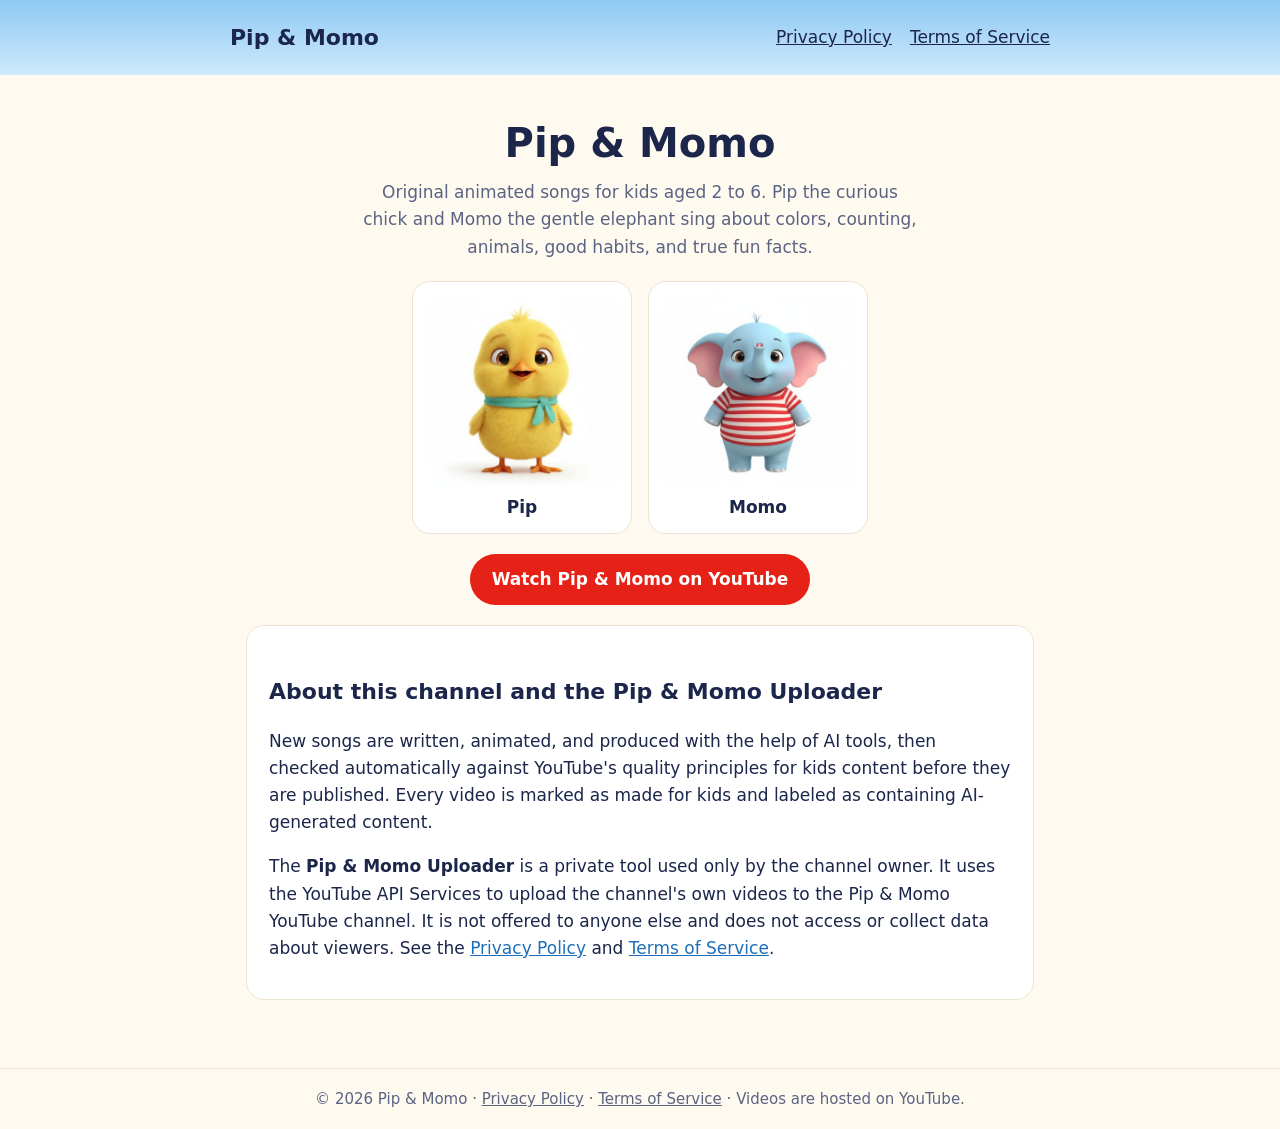
<file: index.html>
<!doctype html>
<html lang="en">
<head>
  <meta charset="utf-8">
  <meta name="viewport" content="width=device-width, initial-scale=1">
  <title>Pip &amp; Momo</title>
  <meta name="description" content="Pip & Momo: original animated songs for little kids, on YouTube.">
  <link rel="stylesheet" href="style.css">
</head>
<body>
  <header>
    <nav>
      <a class="brand" href="./">Pip &amp; Momo</a>
      <a href="privacy.html">Privacy Policy</a>
      <a href="terms.html">Terms of Service</a>
    </nav>
  </header>
  <main>
    <section class="hero">
      <h1>Pip &amp; Momo</h1>
      <p>Original animated songs for kids aged 2 to 6. Pip the curious chick and Momo the gentle
        elephant sing about colors, counting, animals, good habits, and true fun facts.</p>
      <div class="cast">
        <figure><img src="pip.jpg" alt="Pip, a fluffy yellow chick with a teal scarf"><figcaption>Pip</figcaption></figure>
        <figure><img src="momo.jpg" alt="Momo, a pastel-blue baby elephant in a striped shirt"><figcaption>Momo</figcaption></figure>
      </div>
      <a class="btn" href="https://www.youtube.com/@PipAndMomoSongs">Watch Pip &amp; Momo on YouTube</a>
    </section>

    <section class="card">
      <h2>About this channel and the Pip &amp; Momo Uploader</h2>
      <p>New songs are written, animated, and produced with the help of AI tools, then checked
        automatically against YouTube's quality principles for kids content before they are
        published. Every video is marked as made for kids and labeled as containing AI-generated
        content.</p>
      <p>The <strong>Pip &amp; Momo Uploader</strong> is a private tool used only by the channel
        owner. It uses the YouTube API Services to upload the channel's own videos to the
        Pip &amp; Momo YouTube channel. It is not offered to anyone else and does not access or
        collect data about viewers. See the <a href="privacy.html">Privacy Policy</a> and
        <a href="terms.html">Terms of Service</a>.</p>
    </section>
  </main>
  <footer>
    &copy; 2026 Pip &amp; Momo &middot; <a href="privacy.html">Privacy Policy</a> &middot;
    <a href="terms.html">Terms of Service</a> &middot; Videos are hosted on YouTube.
  </footer>
</body>
</html>
</file>
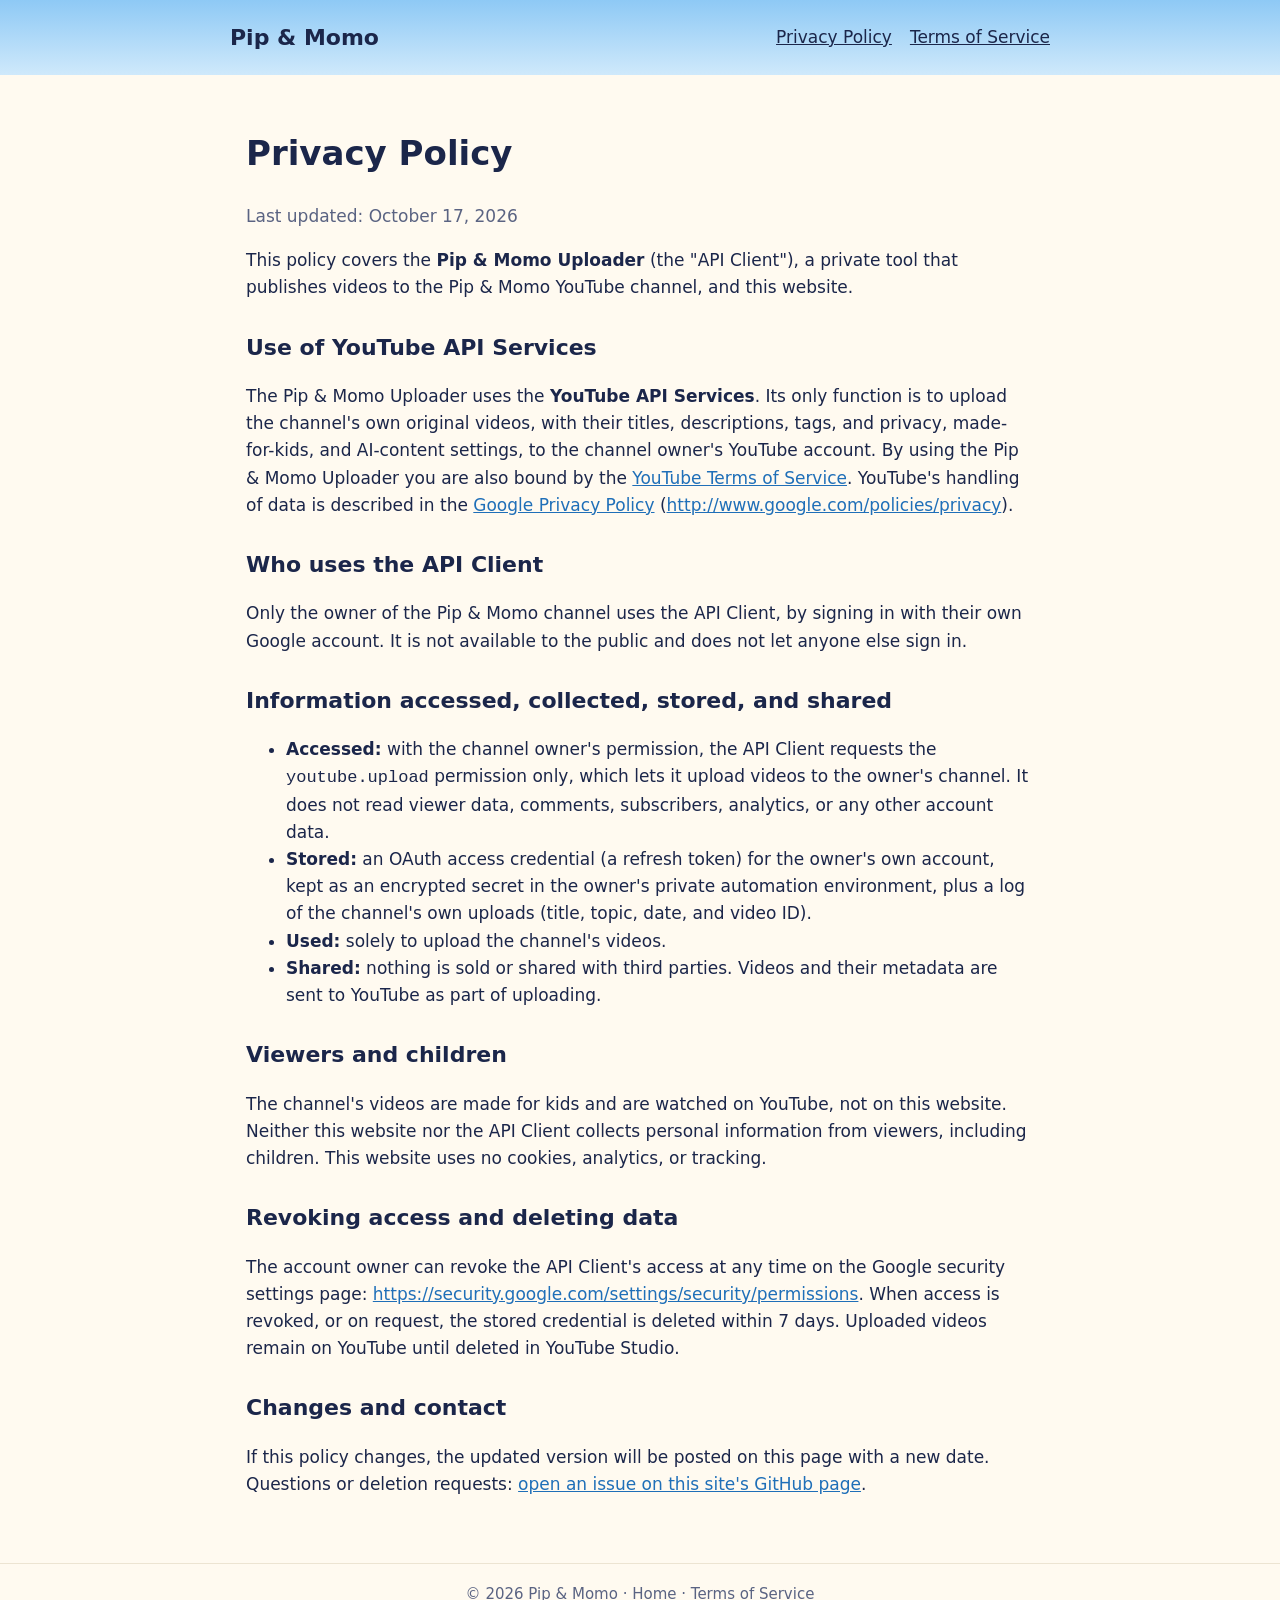
<file: privacy.html>
<!doctype html>
<html lang="en">
<head>
  <meta charset="utf-8">
  <meta name="viewport" content="width=device-width, initial-scale=1">
  <title>Privacy Policy · Pip &amp; Momo</title>
  <link rel="stylesheet" href="style.css">
</head>
<body>
  <header>
    <nav>
      <a class="brand" href="./">Pip &amp; Momo</a>
      <a href="privacy.html">Privacy Policy</a>
      <a href="terms.html">Terms of Service</a>
    </nav>
  </header>
  <main>
    <h1>Privacy Policy</h1>
    <p class="updated">Last updated: October 17, 2026</p>

    <p>This policy covers the <strong>Pip &amp; Momo Uploader</strong> (the "API Client"), a private
      tool that publishes videos to the Pip &amp; Momo YouTube channel, and this website.</p>

    <h2>Use of YouTube API Services</h2>
    <p>The Pip &amp; Momo Uploader uses the <strong>YouTube API Services</strong>. Its only function is
      to upload the channel's own original videos, with their titles, descriptions, tags, and
      privacy, made-for-kids, and AI-content settings, to the channel owner's YouTube account.
      By using the Pip &amp; Momo Uploader you are also bound by the
      <a href="https://www.youtube.com/t/terms">YouTube Terms of Service</a>. YouTube's handling of
      data is described in the <a href="https://policies.google.com/privacy">Google Privacy Policy</a>
      (<a href="http://www.google.com/policies/privacy">http://www.google.com/policies/privacy</a>).</p>

    <h2>Who uses the API Client</h2>
    <p>Only the owner of the Pip &amp; Momo channel uses the API Client, by signing in with their own
      Google account. It is not available to the public and does not let anyone else sign in.</p>

    <h2>Information accessed, collected, stored, and shared</h2>
    <ul>
      <li><strong>Accessed:</strong> with the channel owner's permission, the API Client requests the
        <code>youtube.upload</code> permission only, which lets it upload videos to the owner's channel.
        It does not read viewer data, comments, subscribers, analytics, or any other account data.</li>
      <li><strong>Stored:</strong> an OAuth access credential (a refresh token) for the owner's own account,
        kept as an encrypted secret in the owner's private automation environment, plus a log of the
        channel's own uploads (title, topic, date, and video ID).</li>
      <li><strong>Used:</strong> solely to upload the channel's videos.</li>
      <li><strong>Shared:</strong> nothing is sold or shared with third parties. Videos and their metadata
        are sent to YouTube as part of uploading.</li>
    </ul>

    <h2>Viewers and children</h2>
    <p>The channel's videos are made for kids and are watched on YouTube, not on this website.
      Neither this website nor the API Client collects personal information from viewers, including
      children. This website uses no cookies, analytics, or tracking.</p>

    <h2>Revoking access and deleting data</h2>
    <p>The account owner can revoke the API Client's access at any time on the Google security settings
      page: <a href="https://security.google.com/settings/security/permissions">https://security.google.com/settings/security/permissions</a>.
      When access is revoked, or on request, the stored credential is deleted within 7 days. Uploaded
      videos remain on YouTube until deleted in YouTube Studio.</p>

    <h2>Changes and contact</h2>
    <p>If this policy changes, the updated version will be posted on this page with a new date.
      Questions or deletion requests:
      <a href="https://github.com/lukerdundon/pip-and-momo-site/issues">open an issue on this site's GitHub page</a>.</p>
  </main>
  <footer>
    &copy; 2026 Pip &amp; Momo &middot; <a href="./">Home</a> &middot; <a href="terms.html">Terms of Service</a>
  </footer>
</body>
</html>
</file>
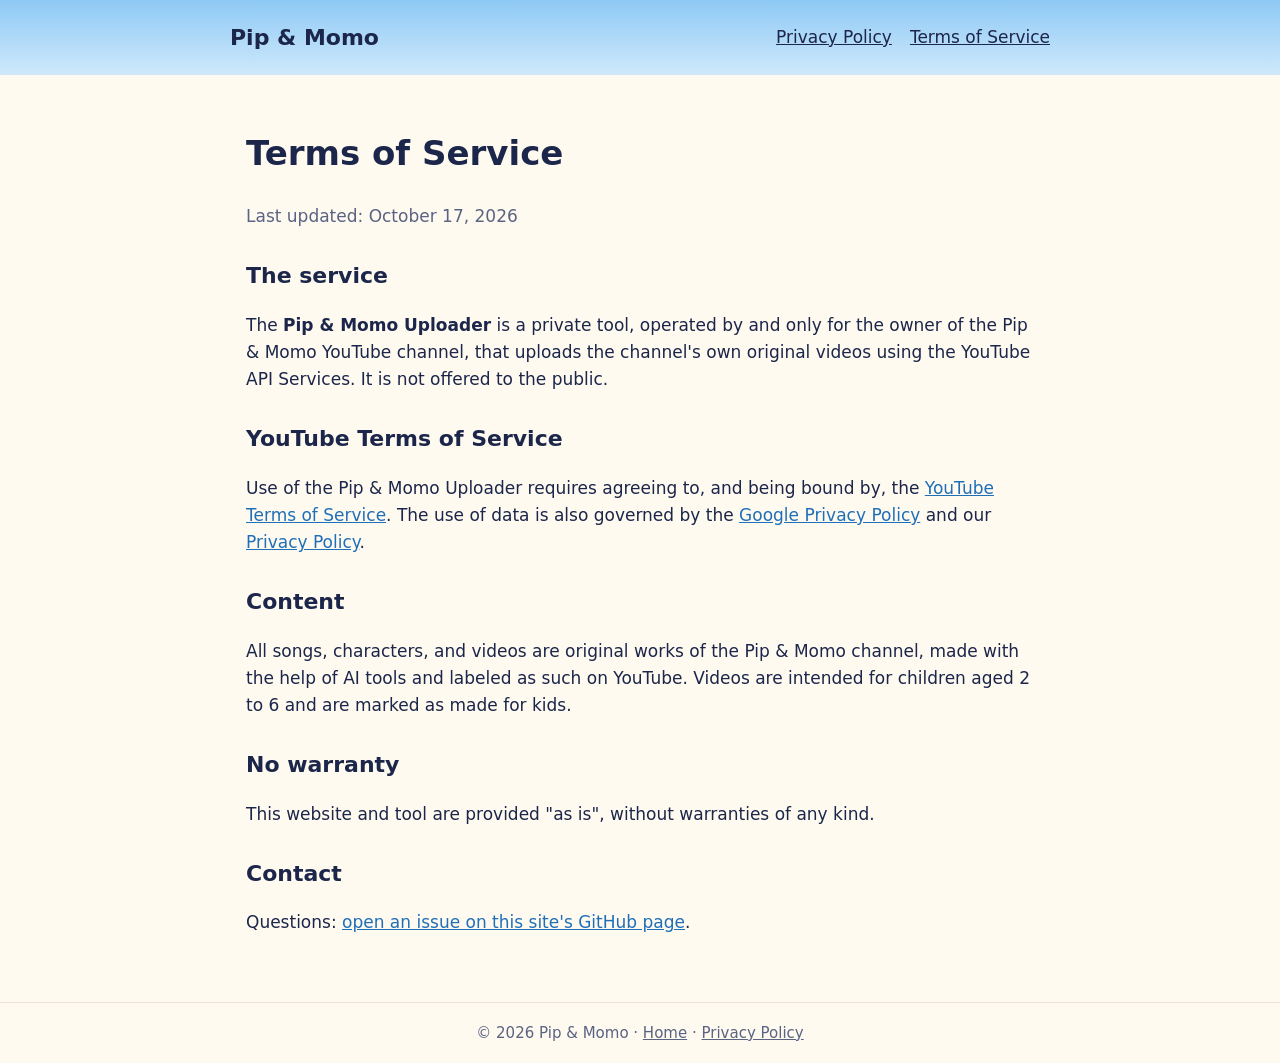
<file: terms.html>
<!doctype html>
<html lang="en">
<head>
  <meta charset="utf-8">
  <meta name="viewport" content="width=device-width, initial-scale=1">
  <title>Terms of Service · Pip &amp; Momo</title>
  <link rel="stylesheet" href="style.css">
</head>
<body>
  <header>
    <nav>
      <a class="brand" href="./">Pip &amp; Momo</a>
      <a href="privacy.html">Privacy Policy</a>
      <a href="terms.html">Terms of Service</a>
    </nav>
  </header>
  <main>
    <h1>Terms of Service</h1>
    <p class="updated">Last updated: October 17, 2026</p>

    <h2>The service</h2>
    <p>The <strong>Pip &amp; Momo Uploader</strong> is a private tool, operated by and only for the owner
      of the Pip &amp; Momo YouTube channel, that uploads the channel's own original videos using the
      YouTube API Services. It is not offered to the public.</p>

    <h2>YouTube Terms of Service</h2>
    <p>Use of the Pip &amp; Momo Uploader requires agreeing to, and being bound by, the
      <a href="https://www.youtube.com/t/terms">YouTube Terms of Service</a>. The use of data is also
      governed by the <a href="https://policies.google.com/privacy">Google Privacy Policy</a> and our
      <a href="privacy.html">Privacy Policy</a>.</p>

    <h2>Content</h2>
    <p>All songs, characters, and videos are original works of the Pip &amp; Momo channel, made with the
      help of AI tools and labeled as such on YouTube. Videos are intended for children aged 2 to 6
      and are marked as made for kids.</p>

    <h2>No warranty</h2>
    <p>This website and tool are provided "as is", without warranties of any kind.</p>

    <h2>Contact</h2>
    <p>Questions: <a href="https://github.com/lukerdundon/pip-and-momo-site/issues">open an issue on this site's GitHub page</a>.</p>
  </main>
  <footer>
    &copy; 2026 Pip &amp; Momo &middot; <a href="./">Home</a> &middot; <a href="privacy.html">Privacy Policy</a>
  </footer>
</body>
</html>
</file>
<file: style.css>
:root {
  --bg: #fffaf0;
  --card: #ffffff;
  --ink: #1b264a;
  --muted: #5a6382;
  --sun: #ffd640;
  --sky: #8ec9f5;
  --line: #ece4d2;
}
* { box-sizing: border-box; }
body {
  margin: 0;
  background: var(--bg);
  color: var(--ink);
  font: 17px/1.6 "Fredoka", system-ui, -apple-system, "Segoe UI", sans-serif;
}
a { color: #1f6fb8; }
header {
  background: linear-gradient(180deg, var(--sky), #cfe9fb);
  padding: 20px 16px;
}
nav {
  max-width: 820px; margin: 0 auto;
  display: flex; flex-wrap: wrap; gap: 6px 18px; align-items: center;
}
nav .brand { font-weight: 600; font-size: 22px; color: var(--ink); text-decoration: none; margin-right: auto; }
nav a { color: var(--ink); }
main { max-width: 820px; margin: 0 auto; padding: 28px 16px 48px; }
.hero { text-align: center; }
.hero h1 { font-size: 40px; margin: 8px 0 4px; }
.hero p { color: var(--muted); max-width: 560px; margin: 0 auto 18px; }
.cast { display: flex; justify-content: center; gap: 16px; flex-wrap: wrap; margin: 20px 0; }
.cast figure { margin: 0; background: var(--card); border: 1px solid var(--line); border-radius: 18px; padding: 12px; width: 220px; }
.cast img { width: 100%; height: auto; border-radius: 12px; display: block; }
.cast figcaption { font-weight: 600; margin-top: 6px; }
.btn {
  display: inline-block; background: #e62117; color: #fff; text-decoration: none;
  padding: 12px 22px; border-radius: 999px; font-weight: 600;
}
.card { background: var(--card); border: 1px solid var(--line); border-radius: 18px; padding: 20px 22px; margin: 20px 0; }
h2 { font-size: 22px; margin-top: 28px; }
.updated { color: var(--muted); }
footer { border-top: 1px solid var(--line); padding: 18px 16px; text-align: center; color: var(--muted); font-size: 15px; }
footer a { color: var(--muted); }
</file>
